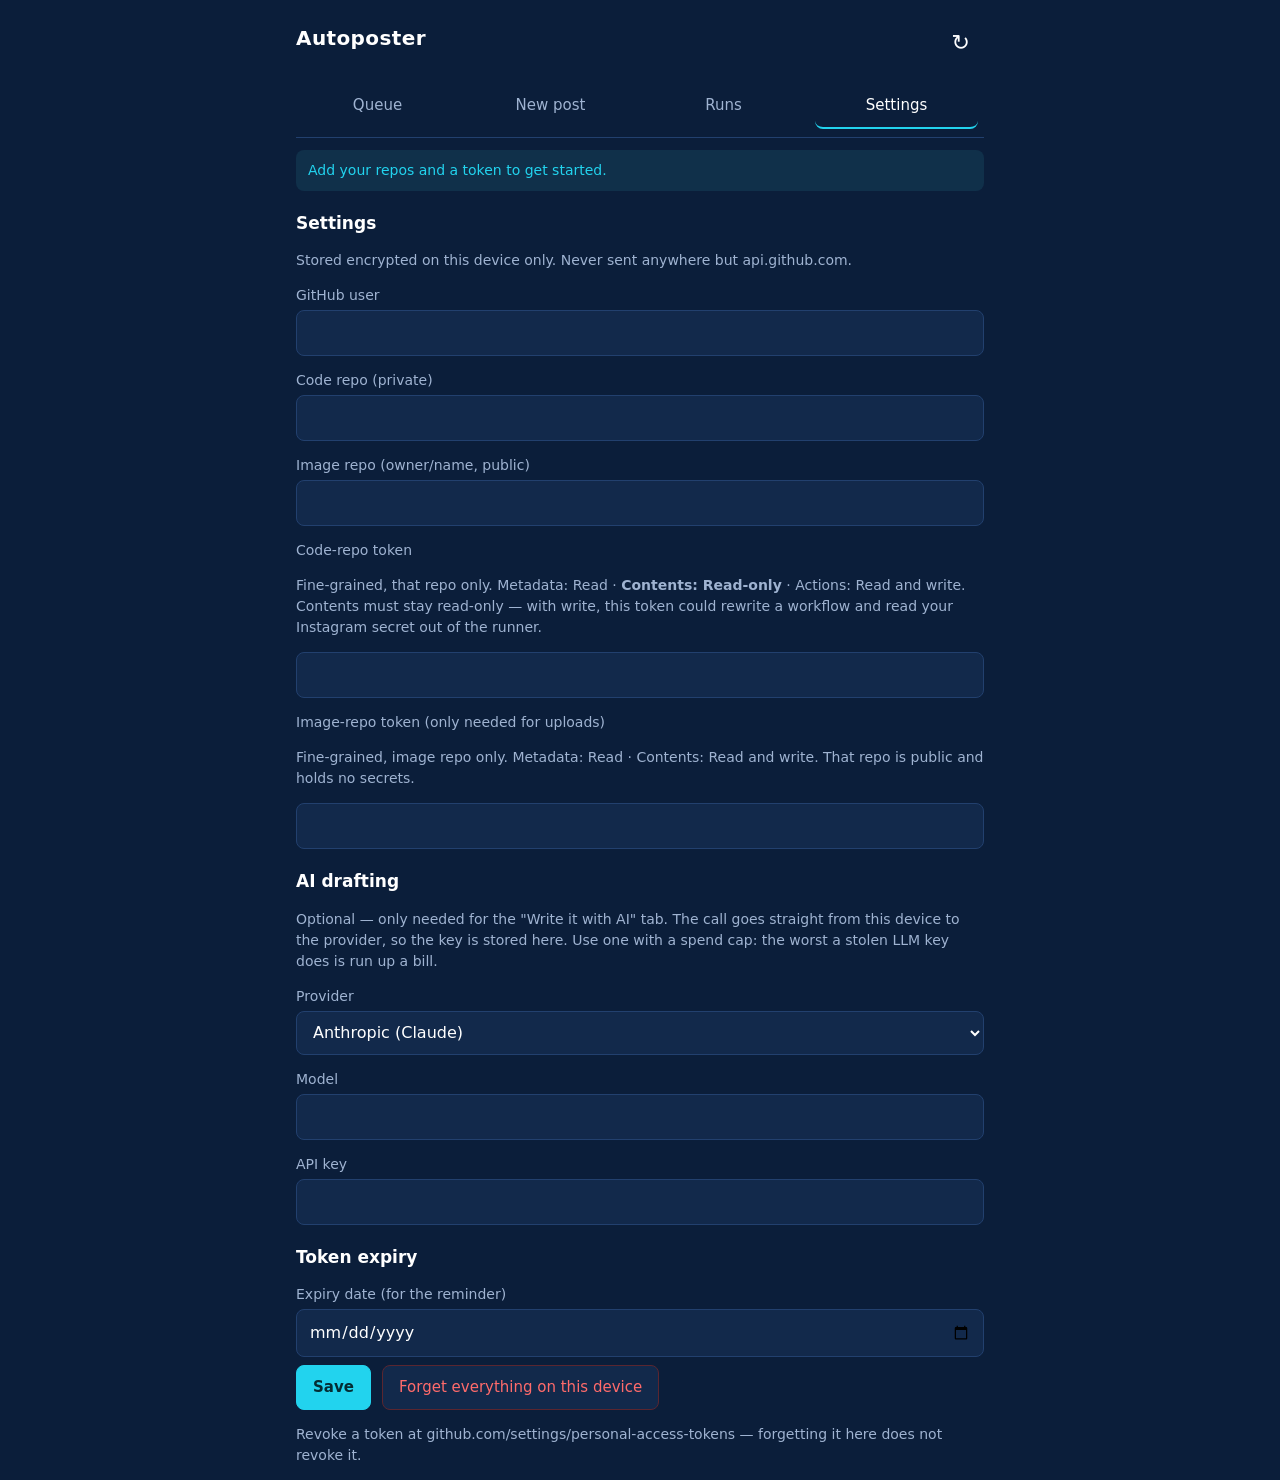
<file: docs/index.html>
<!doctype html>
<html lang="en">
<head>
<meta charset="utf-8">
<meta name="viewport" content="width=device-width, initial-scale=1, viewport-fit=cover">
<meta name="referrer" content="no-referrer">
<!-- connect-src is pinned to the API: even if script injection succeeded, the
     token could not be sent anywhere else. blob: is for the crop preview. -->
<meta http-equiv="Content-Security-Policy" content="
  default-src 'none';
  script-src 'self';
  style-src 'self';
  img-src 'self' https://raw.githubusercontent.com blob: data:;
  connect-src https://api.github.com https://api.anthropic.com https://api.openai.com https://generativelanguage.googleapis.com https://api.x.ai https://api.deepseek.com;
  manifest-src 'self';
  base-uri 'none';
  form-action 'none'">
<title>Autoposter</title>
<link rel="manifest" href="manifest.webmanifest">
<link rel="stylesheet" href="style.css">
<meta name="theme-color" content="#0B1E3A">
<link rel="icon" href="icon.svg" type="image/svg+xml">
<link rel="apple-touch-icon" href="icon-192.png">
</head>
<body>

<header>
  <h1>Autoposter</h1>
  <button id="refresh" class="ghost" title="Refresh">&#8635;</button>
</header>

<nav id="tabs">
  <button data-view="queue" class="on">Queue</button>
  <button data-view="new">New post</button>
  <button data-view="runs">Runs</button>
  <button data-view="settings">Settings</button>
</nav>

<p id="banner" hidden></p>

<main>
  <section id="view-queue" class="view">
    <p id="queue-summary" class="muted"></p>
    <div id="queue-list"></div>
    <p id="queue-empty" class="muted" hidden>Nothing in the queue.</p>
  </section>

  <section id="view-new" class="view" hidden>
    <div class="modes">
      <button id="mode-image" class="mode on">Use my image</button>
      <button id="mode-llm" class="mode">Write it with AI</button>
    </div>

    <div id="llm-pane" hidden>
      <label for="topic">What should the post be about?</label>
      <textarea id="topic" rows="3"
        placeholder="e.g. why flaky tests are usually an environment problem, not a test problem"></textarea>
      <button id="draft" class="primary">Draft it</button>
      <p id="llm-status" class="muted"></p>

      <div id="draft-pane" hidden>
        <label for="headline">Headline <span class="muted">(large text on the card)</span></label>
        <input id="headline">
        <label for="bodytext">Card body <span class="muted">(one short statement per line)</span></label>
        <textarea id="bodytext" rows="4"></textarea>
        <p class="muted">The card is rendered when you queue it, in the same
          style as the rest of your posts.</p>
      </div>
    </div>

    <div id="image-pane">
    <label for="file">Image</label>
    <input type="file" id="file" accept="image/*">
    <div id="crop-row" hidden>
      <p class="warn" id="crop-note"></p>
      <label for="ratio">Crop to</label>
      <select id="ratio">
        <option value="0.8">Portrait 4:5 (best for feed)</option>
        <option value="1">Square 1:1</option>
        <option value="1.91">Landscape 1.91:1</option>
      </select>
    </div>
    <canvas id="preview" hidden></canvas>
    </div>

    <label for="new-caption">Caption</label>
    <textarea id="new-caption" rows="7" placeholder="Write the caption…"></textarea>
    <p class="muted"><span id="new-count">0</span> / 2200</p>

    <label for="new-at">Publish at <span class="muted">(blank = next free slot)</span></label>
    <input type="datetime-local" id="new-at">

    <label class="row"><input type="checkbox" id="post-now"> Post immediately</label>

    <button id="create" class="primary" disabled>Add to queue</button>
    <p id="new-status" class="muted"></p>
  </section>

  <section id="view-runs" class="view" hidden>
    <p class="muted">Every job this system has run, newest first. Each action
      you take here becomes one of these, and so do the scheduled jobs that
      publish and look for new images. Failures say where they stopped.</p>
    <div id="runs-list"></div>
  </section>

  <section id="view-settings" class="view" hidden>
    <h2>Settings</h2>
    <p class="muted">Stored encrypted on this device only. Never sent anywhere
      but api.github.com.</p>

    <label for="owner">GitHub user</label>
    <input id="owner" autocomplete="off" spellcheck="false">
    <label for="repo">Code repo <span class="muted">(private)</span></label>
    <input id="repo" autocomplete="off" spellcheck="false">
    <label for="mediaRepo">Image repo <span class="muted">(owner/name, public)</span></label>
    <input id="mediaRepo" autocomplete="off" spellcheck="false">

    <label for="codeToken">Code-repo token</label>
    <p class="muted">Fine-grained, that repo only. Metadata: Read &middot;
      <strong>Contents: Read-only</strong> &middot; Actions: Read and write.
      Contents must stay read-only — with write, this token could rewrite a
      workflow and read your Instagram secret out of the runner.</p>
    <input id="codeToken" type="password" autocomplete="off">

    <label for="mediaToken">Image-repo token <span class="muted">(only needed for uploads)</span></label>
    <p class="muted">Fine-grained, image repo only. Metadata: Read &middot;
      Contents: Read and write. That repo is public and holds no secrets.</p>
    <input id="mediaToken" type="password" autocomplete="off">

    <h2>AI drafting</h2>
    <p class="muted">Optional — only needed for the "Write it with AI" tab. The
      call goes straight from this device to the provider, so the key is stored
      here. Use one with a spend cap: the worst a stolen LLM key does is run up
      a bill.</p>

    <label for="llmProvider">Provider</label>
    <select id="llmProvider"></select>
    <label for="llmModel">Model</label>
    <input id="llmModel" list="model-list" autocomplete="off" spellcheck="false">
    <datalist id="model-list"></datalist>
    <label for="llmKey">API key</label>
    <input id="llmKey" type="password" autocomplete="off">

    <h2>Token expiry</h2>
    <label for="expires">Expiry date <span class="muted">(for the reminder)</span></label>
    <input type="date" id="expires">

    <button id="save-settings" class="primary">Save</button>
    <button id="forget" class="danger">Forget everything on this device</button>
    <p id="settings-status" class="muted"></p>
    <p class="muted">Revoke a token at
      github.com/settings/personal-access-tokens — forgetting it here does not
      revoke it.</p>
  </section>
</main>

<template id="tpl-post">
  <article class="post">
    <img class="card" alt="" loading="lazy">
    <div class="body">
      <p class="when"></p>
      <p class="status"></p>
      <p class="error" hidden></p>
      <textarea class="caption" rows="5"></textarea>
      <p class="caption-note muted"></p>
      <div class="actions">
        <button class="approve primary">Approve</button>
        <button class="now">Post now</button>
        <button class="reject danger">Reject</button>
      </div>
      <details class="more">
        <summary>More</summary>
        <label>Move to</label>
        <input type="datetime-local" class="at">
        <button class="move">Reschedule</button>
        <div class="repair" hidden>
          <label>Record what actually happened</label>
          <input class="media-id" placeholder="Instagram media id" autocomplete="off">
          <button class="mark-published">It published</button>
          <button class="mark-failed">It failed</button>
        </div>
      </details>
      <p class="op muted" hidden></p>
    </div>
  </article>
</template>

<template id="tpl-run">
  <article class="run">
    <span class="dot"></span>
    <div>
      <p class="name"></p>
      <p class="meta muted"></p>
      <p class="steps muted" hidden></p>
    </div>
  </article>
</template>

<!-- Vendored, not a CDN tag: no supply-chain path to a page holding a
     token, and it works offline. save_queue emits wrapped block YAML,
     which is not safe to parse by hand. -->
<script src="vendor/js-yaml.min.js"></script>
<script type="module" src="app.js"></script>
</body>
</html>
</file>
<file: docs/style.css>
/* Mobile first. Tap targets are 44px minimum — this gets used one-handed. */
:root {
  --bg: #0B1E3A;
  --panel: #12294b;
  --line: #22406e;
  --fg: #ffffff;
  --muted: #9fb3d1;
  --accent: #22D3EE;
  --warn: #ffb020;
  --bad: #ff6b6b;
  --good: #3ddc97;
}

* { box-sizing: border-box; }

body {
  margin: 0;
  padding: 0 16px env(safe-area-inset-bottom) 16px;
  background: var(--bg);
  color: var(--fg);
  font: 16px/1.5 -apple-system, BlinkMacSystemFont, "Segoe UI", system-ui, sans-serif;
  max-width: 720px;
  margin-inline: auto;
}

header {
  display: flex;
  align-items: center;
  justify-content: space-between;
  padding: 16px 0 8px;
}
h1 { font-size: 20px; margin: 0; letter-spacing: .02em; }
h2 { font-size: 17px; margin: 20px 0 8px; }

nav {
  display: flex;
  gap: 4px;
  position: sticky;
  top: 0;
  background: var(--bg);
  padding: 8px 0;
  z-index: 2;
  border-bottom: 1px solid var(--line);
}
nav button {
  flex: 1;
  min-height: 44px;
  background: none;
  border: 0;
  border-bottom: 2px solid transparent;
  color: var(--muted);
  font: inherit;
  font-size: 15px;
  cursor: pointer;
}
nav button.on { color: var(--fg); border-bottom-color: var(--accent); }

#banner {
  margin: 12px 0 0;
  padding: 10px 12px;
  border-radius: 8px;
  background: #3a2a10;
  color: var(--warn);
  font-size: 14px;
}
#banner.info { background: #10304a; color: var(--accent); }

.muted { color: var(--muted); font-size: 14px; }
.warn { color: var(--warn); }

label { display: block; margin: 14px 0 4px; font-size: 14px; color: var(--muted); }
label.row { display: flex; align-items: center; gap: 8px; color: var(--fg); }
label.row input { width: auto; margin: 0; }

input, textarea, select {
  width: 100%;
  min-height: 44px;
  padding: 10px 12px;
  background: var(--panel);
  border: 1px solid var(--line);
  border-radius: 8px;
  color: var(--fg);
  font: inherit;
  font-size: 16px;            /* 16px stops iOS zooming the page on focus */
}
textarea { resize: vertical; line-height: 1.5; }
input:disabled, textarea:disabled { opacity: .55; }

button {
  min-height: 44px;
  padding: 10px 16px;
  margin: 8px 6px 0 0;
  background: var(--panel);
  border: 1px solid var(--line);
  border-radius: 8px;
  color: var(--fg);
  font: inherit;
  font-size: 15px;
  cursor: pointer;
}
button:disabled { opacity: .4; cursor: default; }
button.primary { background: var(--accent); border-color: var(--accent); color: #042c33; font-weight: 600; }
button.danger { color: var(--bad); border-color: #5a2630; }
button.ghost { background: none; border: 0; font-size: 22px; min-height: 36px; padding: 0 8px; }

/* --- posts --- */

.post {
  display: grid;
  grid-template-columns: 96px 1fr;
  gap: 12px;
  padding: 14px 0;
  border-bottom: 1px solid var(--line);
}
.post.busy { opacity: .6; }
.post .card {
  width: 96px;
  aspect-ratio: 4 / 5;
  object-fit: cover;
  border-radius: 6px;
  background: var(--panel);
}
.post .when { margin: 0; font-weight: 600; font-size: 15px; }
.post .status { margin: 2px 0 8px; font-size: 13px; color: var(--muted); }
.post .error {
  margin: 0 0 8px;
  padding: 8px;
  border-radius: 6px;
  background: #3a1a1e;
  color: var(--bad);
  font-size: 13px;
  word-break: break-word;
}
.post[data-status="pending"] .when::before { content: "● "; color: var(--warn); }
.post[data-status="approved"] .when::before { content: "● "; color: var(--good); }
.post[data-status="publishing"] .when::before,
.post[data-status="failed"] .when::before { content: "● "; color: var(--bad); }
.post[data-status="published"] { opacity: .55; }
.post[data-status="rejected"] { opacity: .4; }
.post .actions { display: flex; flex-wrap: wrap; }
.post .more { margin-top: 10px; font-size: 14px; color: var(--muted); }
.post .more summary { cursor: pointer; min-height: 32px; }
.post .op { margin: 8px 0 0; font-size: 13px; }

/* --- runs --- */

.run {
  display: grid;
  grid-template-columns: 14px 1fr;
  gap: 10px;
  align-items: start;
  padding: 12px 0;
  border-bottom: 1px solid var(--line);
}
.run p { margin: 0; }
.run .name { font-size: 15px; }
.run .steps { margin-top: 6px; color: var(--bad); }
.dot { width: 10px; height: 10px; border-radius: 50%; margin-top: 7px; background: var(--muted); }
.dot[data-outcome="worked"] { background: var(--good); }
.dot[data-outcome="failed"] { background: var(--bad); }
.dot[data-outcome="cancelled"] { background: var(--warn); }
.dot[data-outcome="running"] { background: var(--accent); }

#preview { width: 100%; max-width: 280px; border-radius: 8px; margin-top: 12px; display: block; }

@media (min-width: 560px) {
  .post { grid-template-columns: 140px 1fr; }
  .post .card { width: 140px; }
}

.modes { display: flex; gap: 6px; margin: 16px 0 8px; }
.modes .mode {
  flex: 1;
  margin: 0;
  background: var(--panel);
  border: 1px solid var(--line);
  color: var(--muted);
}
.modes .mode.on { background: var(--accent); border-color: var(--accent); color: #042c33; font-weight: 600; }
</file>
